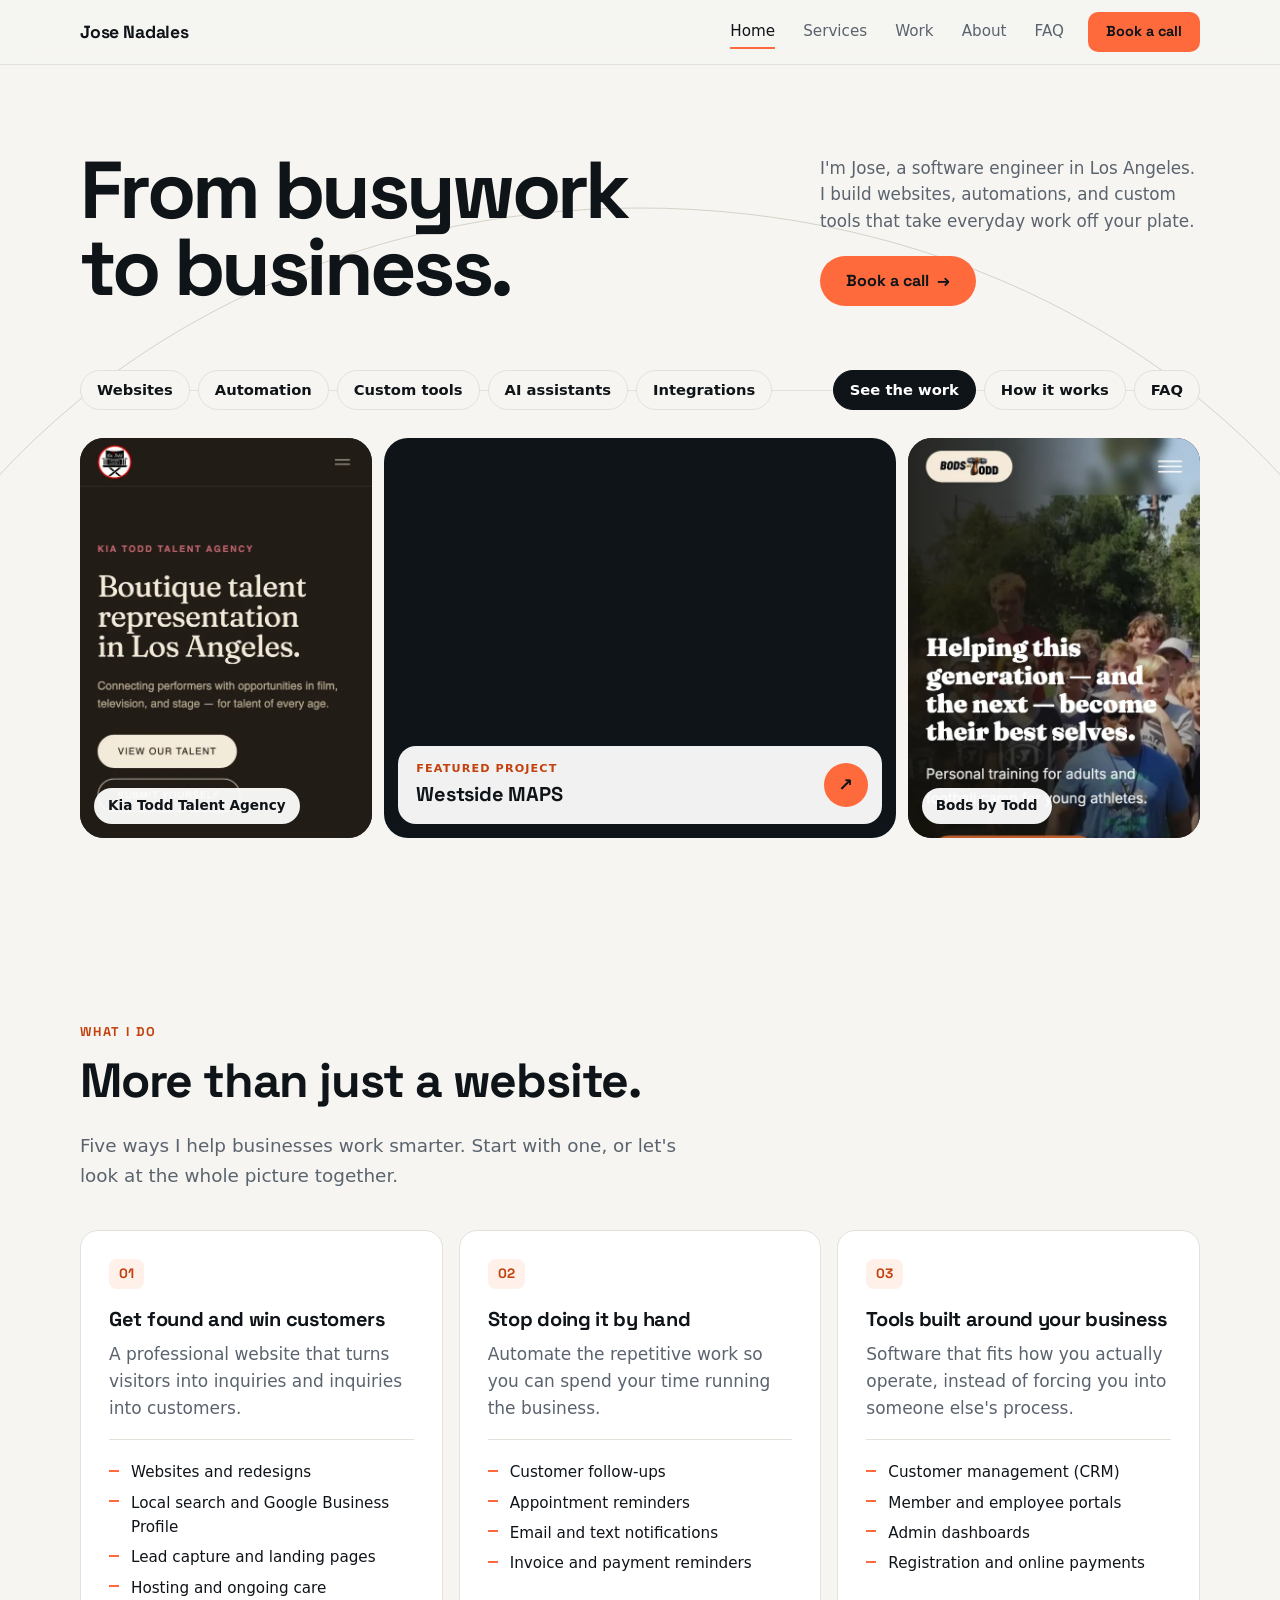
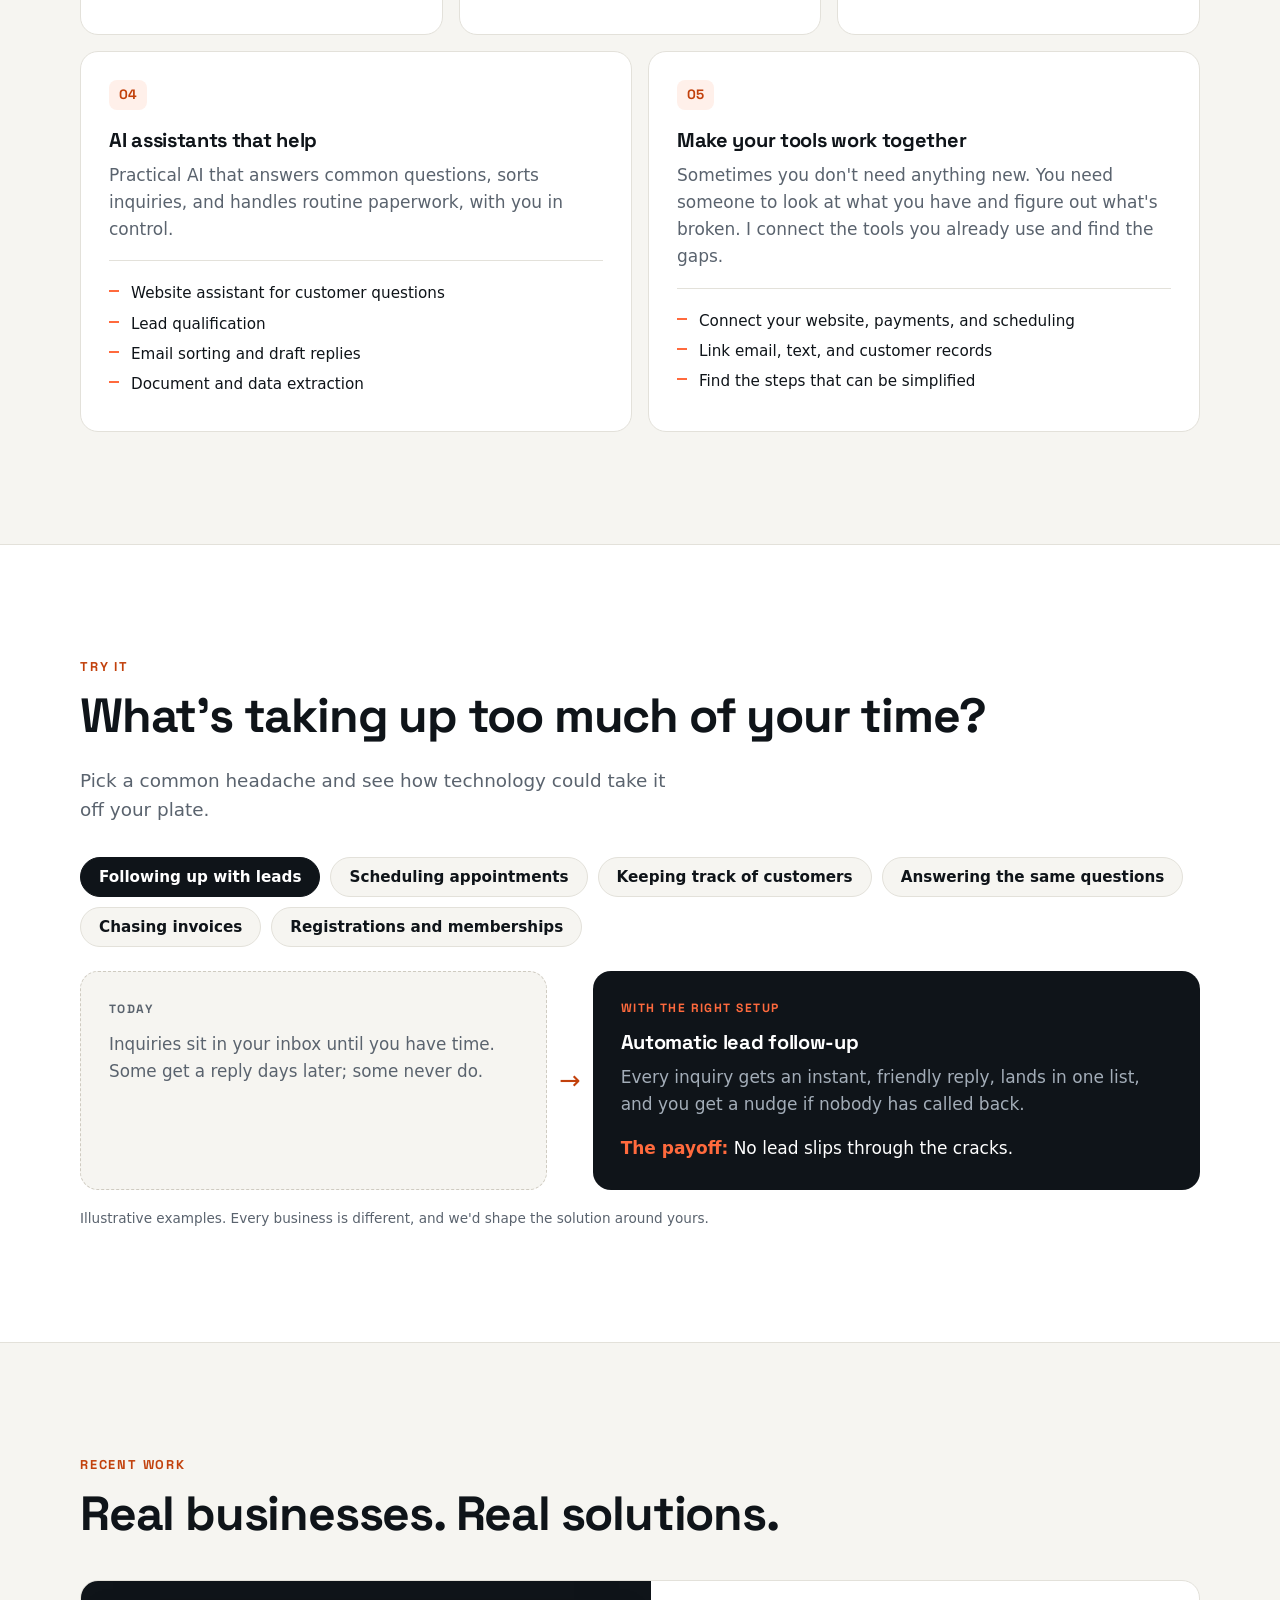
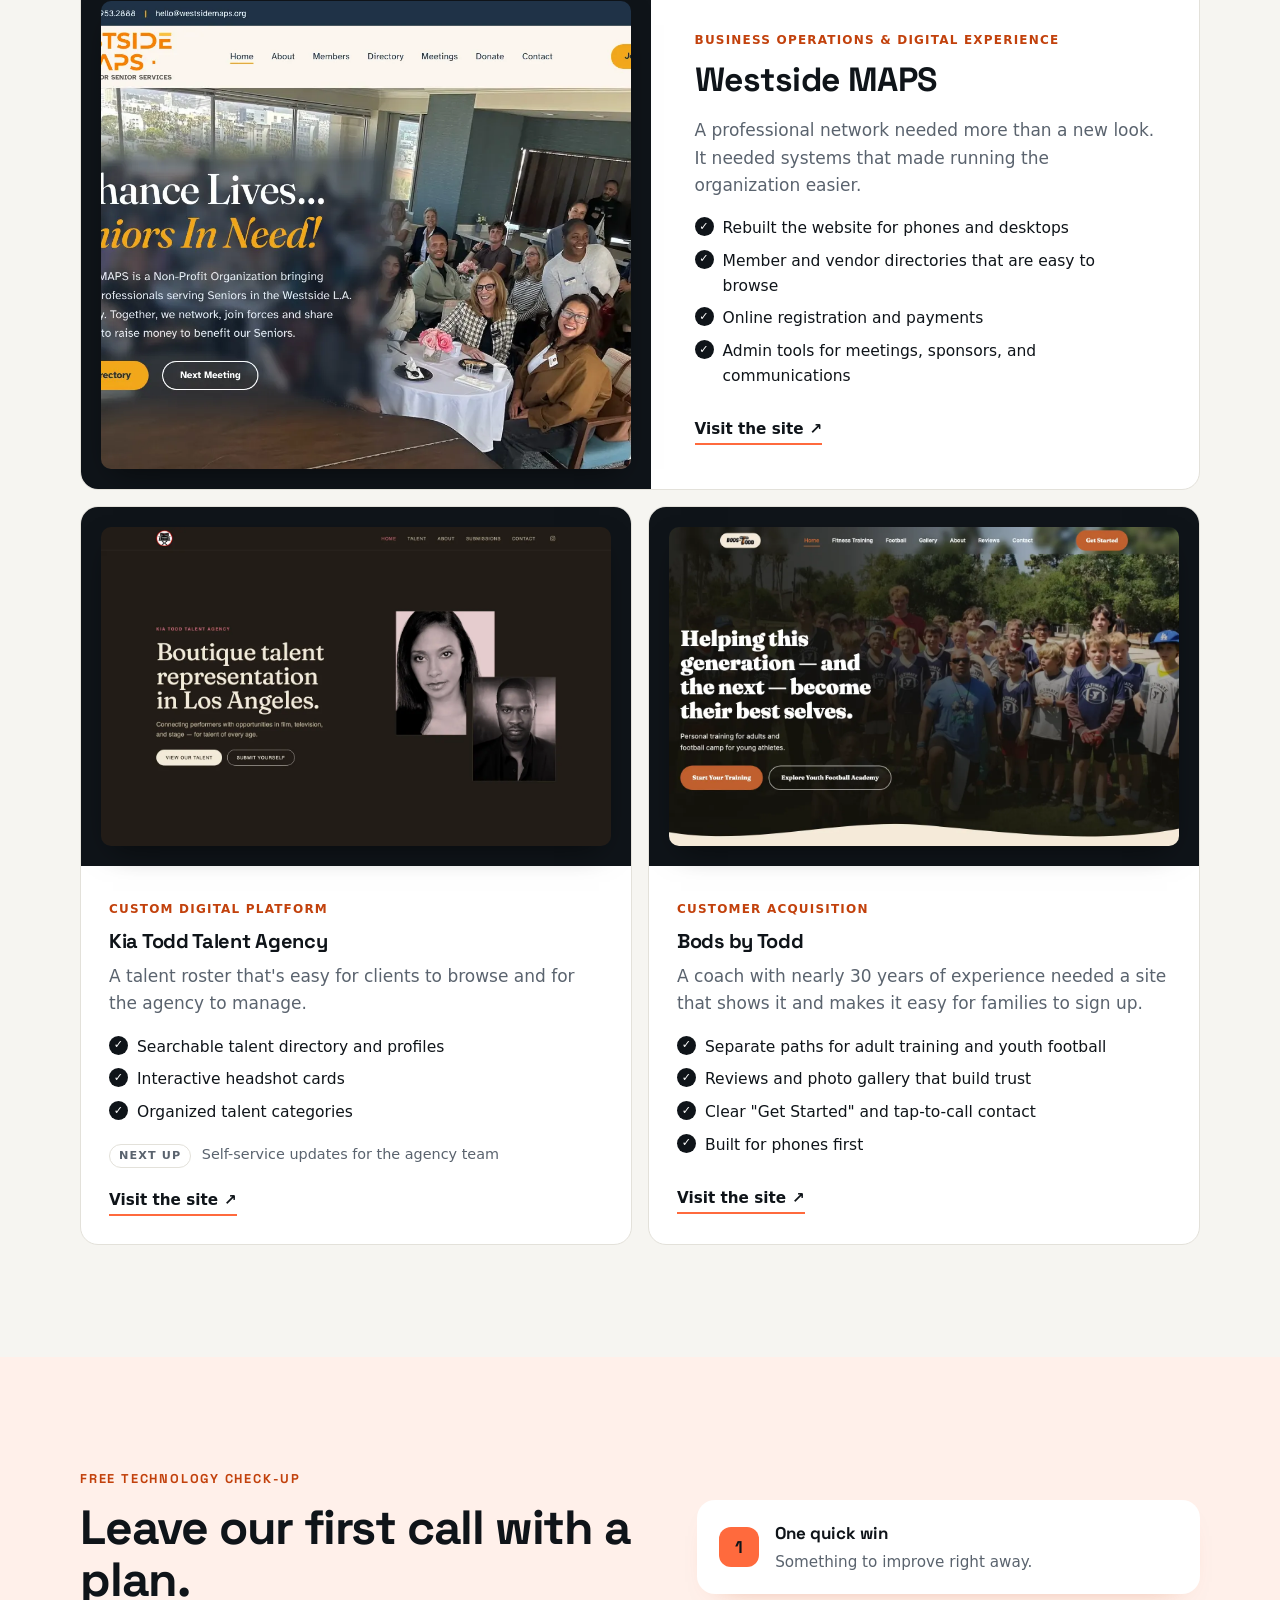
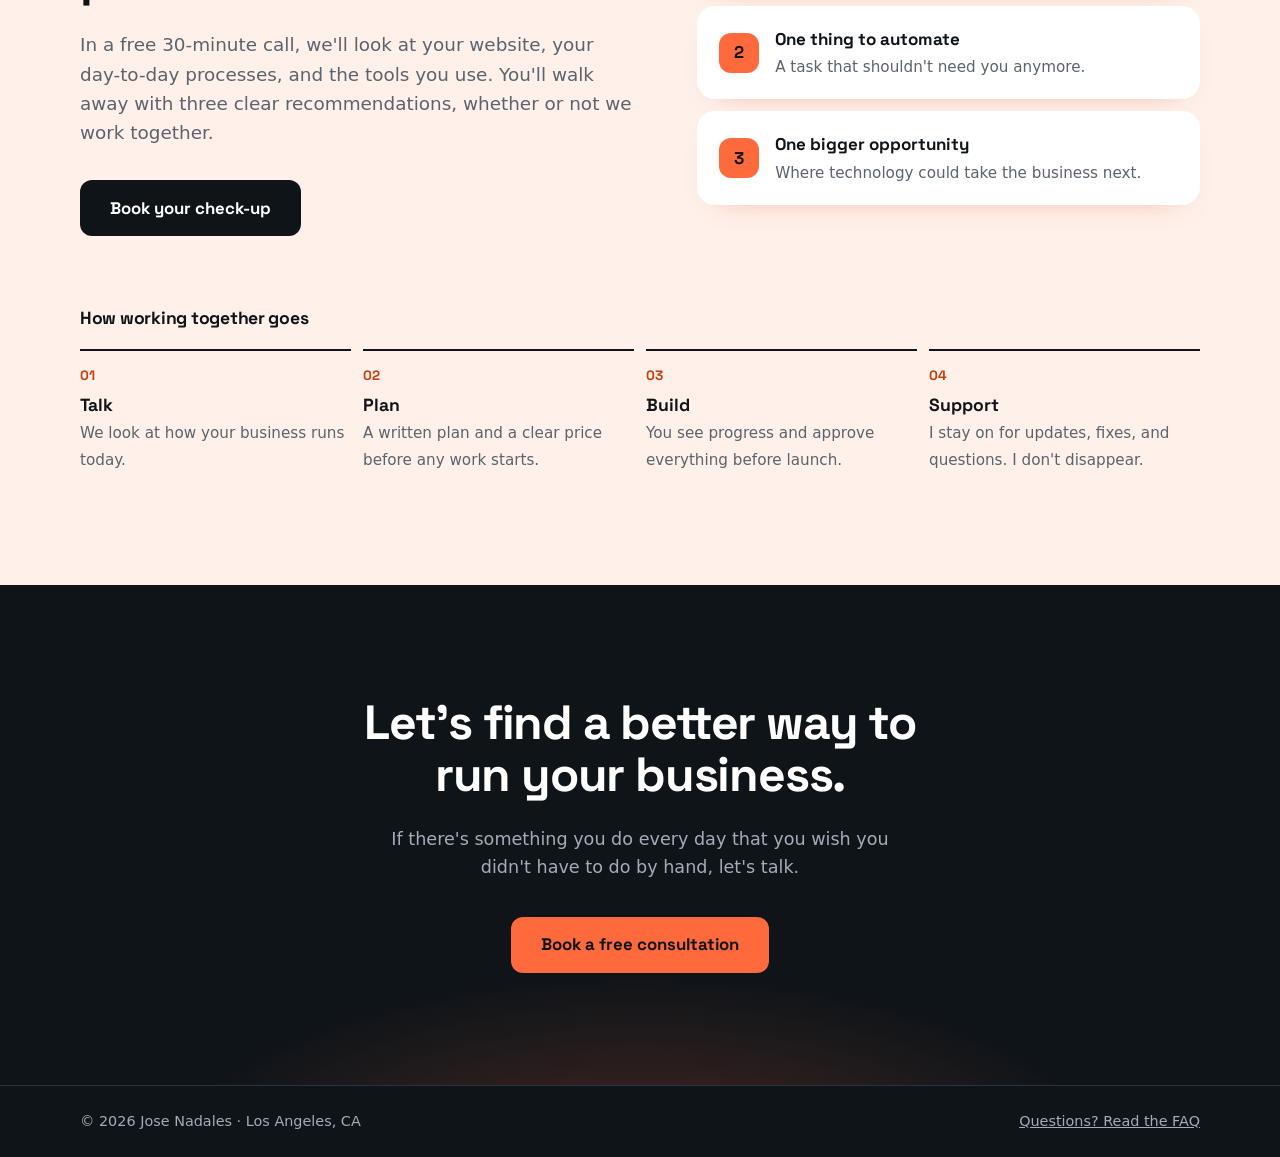
<file: index.html>
<!doctype html>
<html lang="en">
<head>
<meta charset="utf-8">
<meta name="viewport" content="width=device-width, initial-scale=1">
<title>Jose Nadales | Technology for Growing Businesses</title>
<meta name="description" content="I help businesses use technology to work smarter: websites, automation, custom software and AI tools. Based in Los Angeles. Book a free consultation.">
<meta property="og:title" content="Jose Nadales | Technology for Growing Businesses">
<meta property="og:description" content="Websites, automation, custom software and AI tools that help businesses work smarter and grow.">
<meta property="og:type" content="website">
<meta property="og:url" content="https://nadoodles.dev/">
<!-- TODO: add a 1200x630 preview image, then uncomment:
<meta property="og:image" content="https://nadoodles.dev/images/og.png">
-->
<meta name="theme-color" content="#0f1419">
<link rel="icon" href="data:image/svg+xml,%3Csvg xmlns='http://www.w3.org/2000/svg' viewBox='0 0 64 64'%3E%3Crect width='64' height='64' rx='14' fill='%230f1419'/%3E%3Ctext x='32' y='42' font-family='Arial,sans-serif' font-size='28' font-weight='700' fill='%23ff6a3d' text-anchor='middle'%3EJN%3C/text%3E%3C/svg%3E">
<link rel="preconnect" href="https://fonts.googleapis.com">
<link rel="preconnect" href="https://fonts.gstatic.com" crossorigin>
<link rel="preconnect" href="https://assets.calendly.com">
<link href="https://fonts.googleapis.com/css2?family=Space+Grotesk:wght@500;700&display=swap" rel="stylesheet">
<link rel="stylesheet" href="style.css?v=7">
<script src="script.js?v=7" defer></script>
</head>
<body>

<header class="site-header">
  <div class="wrap header-inner">
    <a class="brand" href="#top">Jose Nadales</a>
    <nav class="nav" aria-label="Main">
      <a href="index.html" aria-current="page">Home</a>
      <a href="#services">Services</a>
      <a href="#work">Work</a>
      <a href="about.html">About</a>
      <a href="faq.html">FAQ</a>
    </nav>
    <a class="btn btn-accent btn-sm" href="https://calendly.com/josenadales/chat-with-jose" data-calendly>Book a call</a>
  </div>
</header>

<main id="top">

  <!-- Hero -->
  <section class="hero">
    <svg class="hero-arc" viewBox="0 0 1200 600" preserveAspectRatio="none" aria-hidden="true"><path d="M-80 600 C 220 20, 980 20, 1280 600" fill="none" stroke="#d6d2c8" stroke-width="1" vector-effect="non-scaling-stroke"/></svg>
    <div class="wrap">
      <div class="hero-top">
        <h1><span>From busywork</span><span>to business.</span></h1>
        <div class="hero-side">
          <p>I'm Jose, a software engineer in Los Angeles. I build websites, automations, and custom tools that take everyday work off your plate.</p>
          <a class="btn btn-accent btn-pill" href="https://calendly.com/josenadales/chat-with-jose" data-calendly>Book a call <span aria-hidden="true">&rarr;</span></a>
        </div>
      </div>

      <div class="hero-pills">
        <nav class="pill-row" aria-label="Services">
          <a class="tag-pill" href="#svc-web">Websites</a>
          <a class="tag-pill" href="#svc-automation">Automation</a>
          <a class="tag-pill" href="#svc-tools">Custom tools</a>
          <a class="tag-pill" href="#svc-ai">AI assistants</a>
          <a class="tag-pill" href="#svc-integrations">Integrations</a>
        </nav>
        <div class="pill-row">
          <a class="tag-pill tag-pill-dark" href="#work">See the work</a>
          <a class="tag-pill" href="#assessment">How it works</a>
          <a class="tag-pill" href="faq.html">FAQ</a>
        </div>
      </div>

      <div class="hero-cards">
        <a class="hcard" href="#case-kia">
          <img src="images/kia-mobile.webp" alt="" width="600" height="1298" decoding="async">
          <span class="hcard-label">Kia Todd Talent Agency</span>
        </a>
        <a class="hcard hcard-main" href="#case-westside">
          <picture>
            <source media="(max-width:899px)" srcset="images/westside-mobile.webp">
            <img src="images/westside-desktop.webp" alt="" width="1440" height="835" decoding="async" fetchpriority="high">
          </picture>
          <span class="hcard-caption">
            <span><small>Featured project</small><strong>Westside MAPS</strong></span>
            <span class="hcard-arrow" aria-hidden="true">&#8599;</span>
          </span>
        </a>
        <a class="hcard" href="#case-bods">
          <img src="images/bods-mobile.webp" alt="" width="600" height="1298" decoding="async">
          <span class="hcard-label">Bods by Todd</span>
        </a>
      </div>
    </div>
  </section>

  <!-- Services -->
  <section id="services" class="services">
    <div class="wrap">
      <p class="eyebrow">What I do</p>
      <h2>More than just a website.</h2>
      <p class="lead lead-light">Five ways I help businesses work smarter. Start with one, or let's look at the whole picture together.</p>

      <div class="svc-grid">
        <article class="svc" id="svc-web">
          <span class="svc-num">01</span>
          <h3>Get found and win customers</h3>
          <p>A professional website that turns visitors into inquiries and inquiries into customers.</p>
          <ul>
            <li>Websites and redesigns</li>
            <li>Local search and Google Business Profile</li>
            <li>Lead capture and landing pages</li>
            <li>Hosting and ongoing care</li>
          </ul>
        </article>
        <article class="svc" id="svc-automation">
          <span class="svc-num">02</span>
          <h3>Stop doing it by hand</h3>
          <p>Automate the repetitive work so you can spend your time running the business.</p>
          <ul>
            <li>Customer follow-ups</li>
            <li>Appointment reminders</li>
            <li>Email and text notifications</li>
            <li>Invoice and payment reminders</li>
          </ul>
        </article>
        <article class="svc" id="svc-tools">
          <span class="svc-num">03</span>
          <h3>Tools built around your business</h3>
          <p>Software that fits how you actually operate, instead of forcing you into someone else's process.</p>
          <ul>
            <li>Customer management (CRM)</li>
            <li>Member and employee portals</li>
            <li>Admin dashboards</li>
            <li>Registration and online payments</li>
          </ul>
        </article>
        <article class="svc" id="svc-ai">
          <span class="svc-num">04</span>
          <h3>AI assistants that help</h3>
          <p>Practical AI that answers common questions, sorts inquiries, and handles routine paperwork, with you in control.</p>
          <ul>
            <li>Website assistant for customer questions</li>
            <li>Lead qualification</li>
            <li>Email sorting and draft replies</li>
            <li>Document and data extraction</li>
          </ul>
        </article>
        <article class="svc svc-wide" id="svc-integrations">
          <span class="svc-num">05</span>
          <h3>Make your tools work together</h3>
          <p>Sometimes you don't need anything new. You need someone to look at what you have and figure out what's broken. I connect the tools you already use and find the gaps.</p>
          <ul>
            <li>Connect your website, payments, and scheduling</li>
            <li>Link email, text, and customer records</li>
            <li>Find the steps that can be simplified</li>
          </ul>
        </article>
      </div>
    </div>
  </section>

  <!-- Interactive problem picker -->
  <section class="picker" id="picker">
    <div class="wrap">
      <p class="eyebrow">Try it</p>
      <h2>What's taking up too much of your time?</h2>
      <p class="lead lead-light">Pick a common headache and see how technology could take it off your plate.</p>

      <div class="chips" role="group" aria-label="Business problems">
        <button type="button" class="chip" data-problem="leads" aria-pressed="true">Following up with leads</button>
        <button type="button" class="chip" data-problem="scheduling" aria-pressed="false">Scheduling appointments</button>
        <button type="button" class="chip" data-problem="customers" aria-pressed="false">Keeping track of customers</button>
        <button type="button" class="chip" data-problem="questions" aria-pressed="false">Answering the same questions</button>
        <button type="button" class="chip" data-problem="invoices" aria-pressed="false">Chasing invoices</button>
        <button type="button" class="chip" data-problem="members" aria-pressed="false">Registrations and memberships</button>
      </div>

      <div class="solution" aria-live="polite">
        <div class="sol-col sol-before">
          <span class="sol-label">Today</span>
          <p id="sol-before">Inquiries sit in your inbox until you have time. Some get a reply days later; some never do.</p>
        </div>
        <div class="sol-arrow" aria-hidden="true">→</div>
        <div class="sol-col sol-after">
          <span class="sol-label">With the right setup</span>
          <h3 id="sol-title">Automatic lead follow-up</h3>
          <p id="sol-after">Every inquiry gets an instant, friendly reply, lands in one list, and you get a nudge if nobody has called back.</p>
          <p class="sol-benefit"><strong>The payoff:</strong> <span id="sol-benefit">No lead slips through the cracks.</span></p>
        </div>
      </div>
      <p class="fineprint">Illustrative examples. Every business is different, and we'd shape the solution around yours.</p>
    </div>
  </section>

  <!-- Work -->
  <section id="work" class="work">
    <div class="wrap">
      <p class="eyebrow">Recent work</p>
      <h2>Real businesses. Real solutions.</h2>

      <article class="case case-featured" id="case-westside">
        <div class="case-media">
          <img src="images/westside-desktop.webp" alt="Westside MAPS home page" width="1440" height="835" loading="lazy" decoding="async">
        </div>
        <div class="case-body">
          <span class="tag">Business operations &amp; digital experience</span>
          <h3>Westside MAPS</h3>
          <p>A professional network needed more than a new look. It needed systems that made running the organization easier.</p>
          <ul class="delivered">
            <li>Rebuilt the website for phones and desktops</li>
            <li>Member and vendor directories that are easy to browse</li>
            <li>Online registration and payments</li>
            <li>Admin tools for meetings, sponsors, and communications</li>
          </ul>
          <a class="visit" href="https://westsidemaps.pages.dev/" target="_blank" rel="noopener">Visit the site <span aria-hidden="true">&#8599;</span></a>
          <!-- Add a committee quote once you have one:
          <blockquote>"Quote goes here." <cite>Name, Westside MAPS</cite></blockquote>
          -->
        </div>
      </article>

      <div class="case-row">
        <article class="case" id="case-kia">
          <div class="case-media case-media-sm">
            <img src="images/kia-desktop.webp" alt="Kia Todd Talent Agency home page" width="1440" height="900" loading="lazy" decoding="async">
          </div>
          <div class="case-body">
            <span class="tag">Custom digital platform</span>
            <h3>Kia Todd Talent Agency</h3>
            <p>A talent roster that's easy for clients to browse and for the agency to manage.</p>
            <ul class="delivered">
              <li>Searchable talent directory and profiles</li>
              <li>Interactive headshot cards</li>
              <li>Organized talent categories</li>
            </ul>
            <p class="planned"><span>Next up</span> Self-service updates for the agency team</p>
            <a class="visit" href="https://nadoodles.github.io/kiatoddtalentagency/index.html" target="_blank" rel="noopener">Visit the site <span aria-hidden="true">&#8599;</span></a>
          </div>
        </article>

        <article class="case" id="case-bods">
          <div class="case-media case-media-sm">
            <img src="images/bods-desktop.webp" alt="Bods by Todd home page" width="1440" height="900" loading="lazy" decoding="async">
          </div>
          <div class="case-body">
            <span class="tag">Customer acquisition</span>
            <h3>Bods by Todd</h3>
            <p>A coach with nearly 30 years of experience needed a site that shows it and makes it easy for families to sign up.</p>
            <ul class="delivered">
              <li>Separate paths for adult training and youth football</li>
              <li>Reviews and photo gallery that build trust</li>
              <li>Clear "Get Started" and tap-to-call contact</li>
              <li>Built for phones first</li>
            </ul>
            <a class="visit" href="https://coachbodsbytodd.com/" target="_blank" rel="noopener">Visit the site <span aria-hidden="true">&#8599;</span></a>
          </div>
        </article>
      </div>
    </div>
  </section>

  <!-- Free assessment + process -->
  <section class="assess" id="assessment">
    <div class="wrap assess-grid">
      <div>
        <p class="eyebrow">Free technology check-up</p>
        <h2>Leave our first call with a plan.</h2>
        <p class="lead lead-light">In a free 30-minute call, we'll look at your website, your day-to-day processes, and the tools you use. You'll walk away with three clear recommendations, whether or not we work together.</p>
        <a class="btn btn-dark btn-lg" href="https://calendly.com/josenadales/chat-with-jose" data-calendly>Book your check-up</a>
      </div>
      <ol class="recs">
        <li><strong>One quick win</strong><span>Something to improve right away.</span></li>
        <li><strong>One thing to automate</strong><span>A task that shouldn't need you anymore.</span></li>
        <li><strong>One bigger opportunity</strong><span>Where technology could take the business next.</span></li>
      </ol>
    </div>

    <div class="wrap">
      <h3 class="steps-title">How working together goes</h3>
      <ol class="steps">
        <li><strong>Talk</strong><span>We look at how your business runs today.</span></li>
        <li><strong>Plan</strong><span>A written plan and a clear price before any work starts.</span></li>
        <li><strong>Build</strong><span>You see progress and approve everything before launch.</span></li>
        <li><strong>Support</strong><span>I stay on for updates, fixes, and questions. I don't disappear.</span></li>
      </ol>
    </div>
  </section>


  <!-- Final CTA -->
  <section class="cta" id="book">
    <div class="wrap">
      <h2>Let's find a better way to run your business.</h2>
      <p>If there's something you do every day that you wish you didn't have to do by hand, let's talk.</p>
      <a class="btn btn-accent btn-lg" href="https://calendly.com/josenadales/chat-with-jose" data-calendly>Book a free consultation</a>
    </div>
  </section>

</main>

<footer class="site-footer">
  <div class="wrap footer-inner">
    <span>© 2026 Jose Nadales · Los Angeles, CA</span>
    <a href="faq.html">Questions? Read the FAQ</a>
    <!-- Add your engineering portfolio link for recruiters:
    <a href="https://github.com/your-username">Engineering work</a>
    -->
  </div>
</footer>

</body>
</html>
</file>
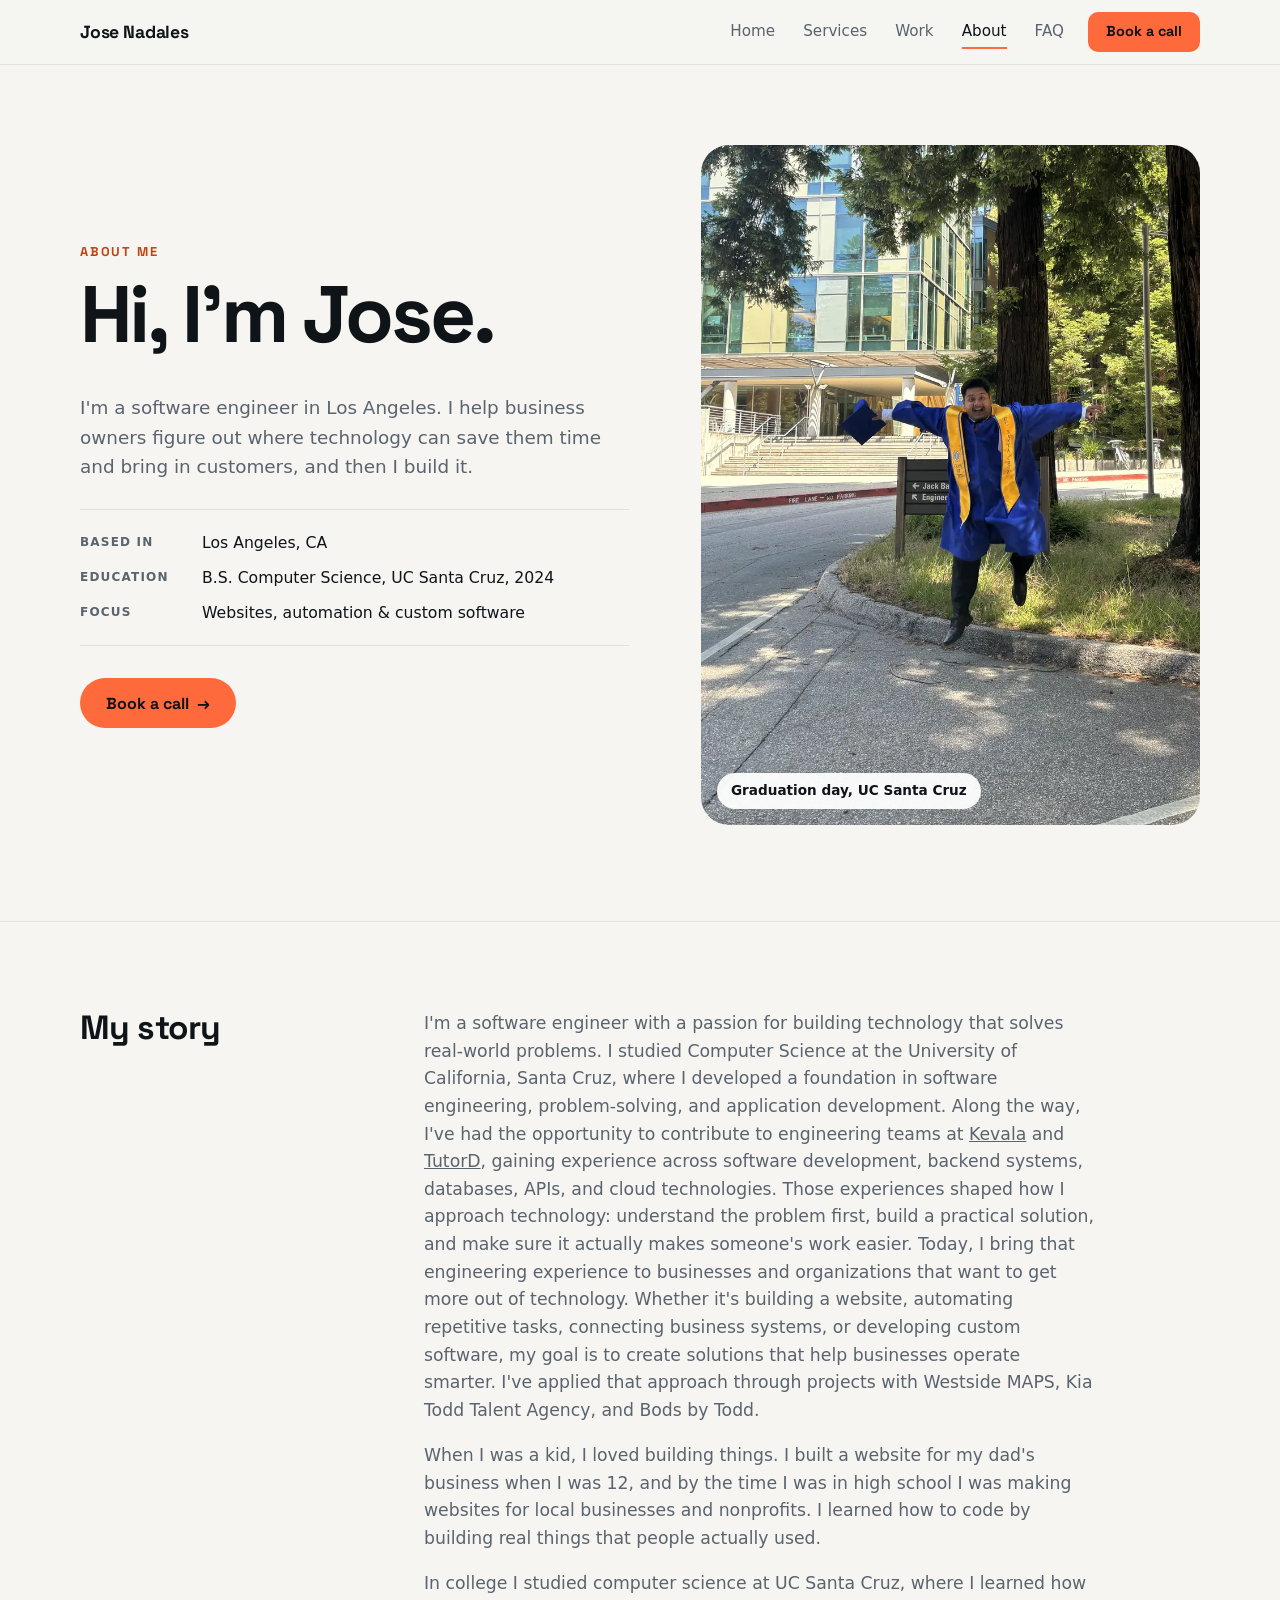
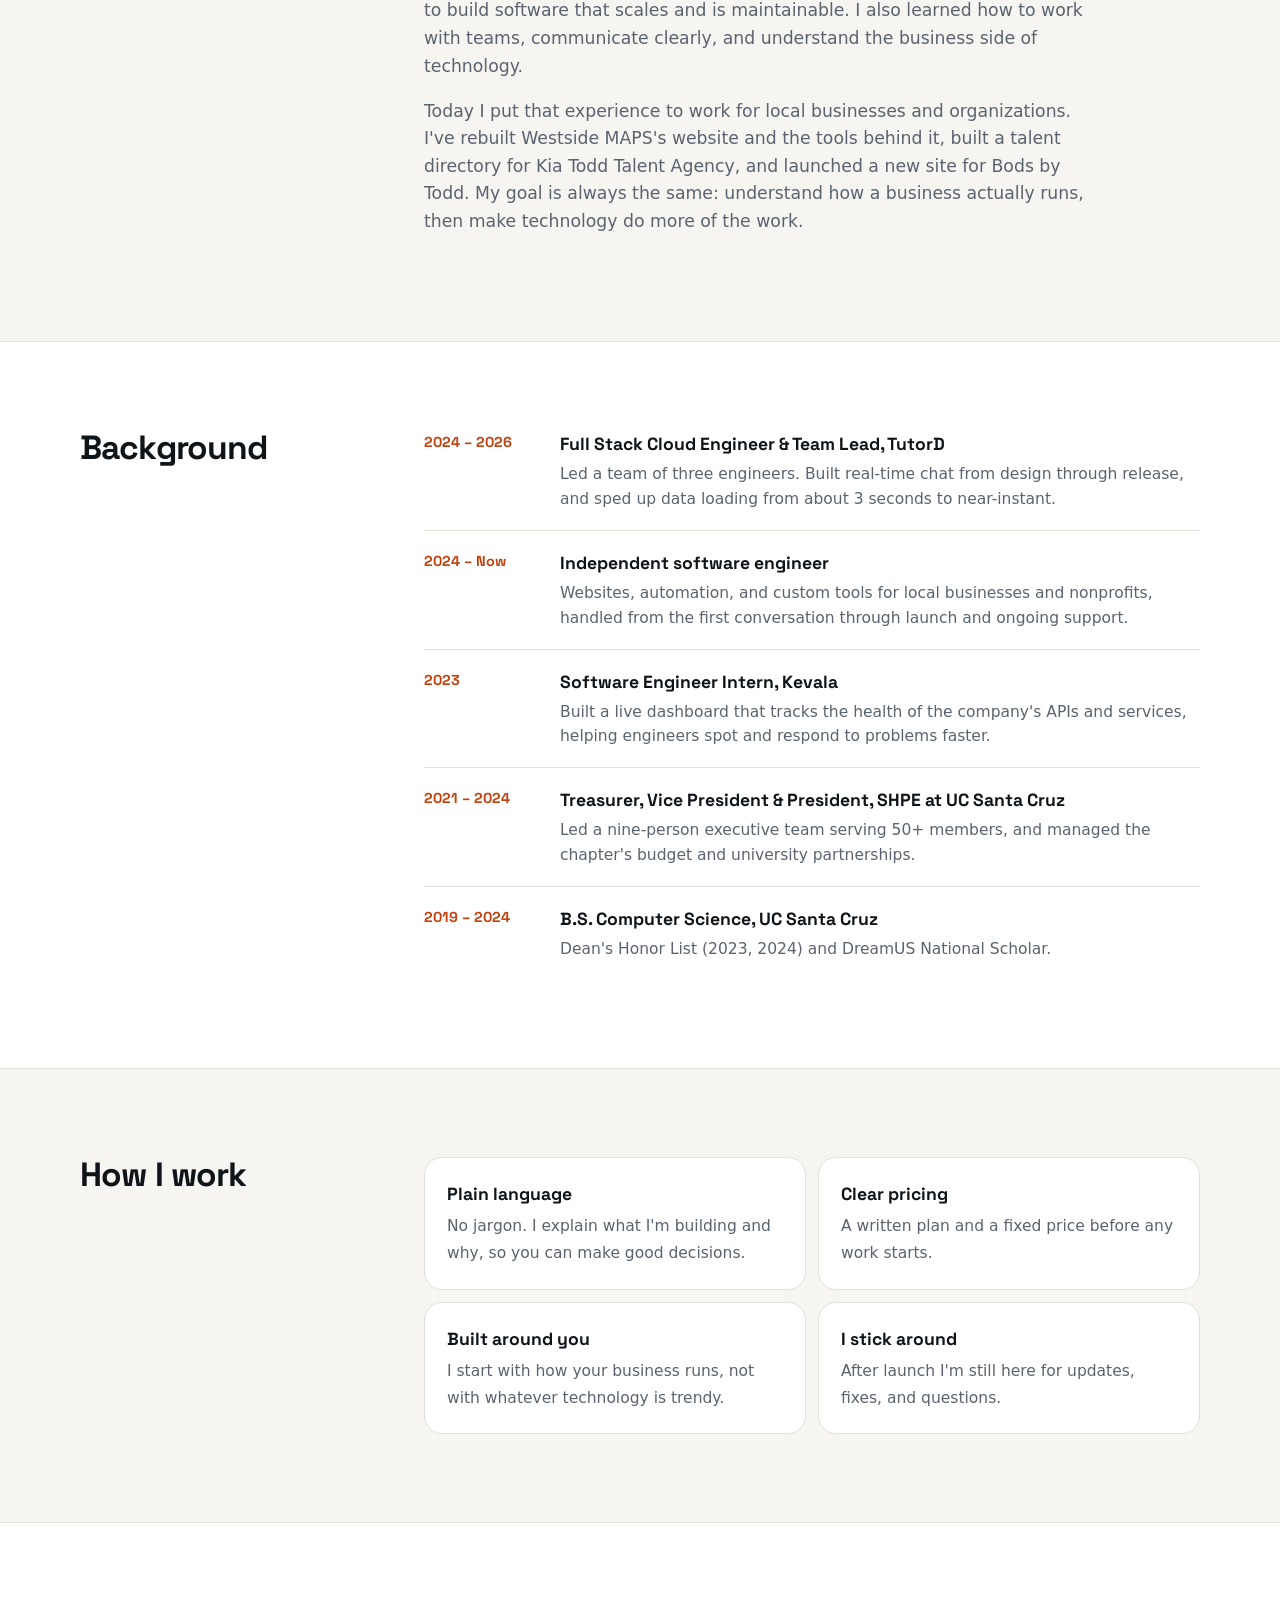
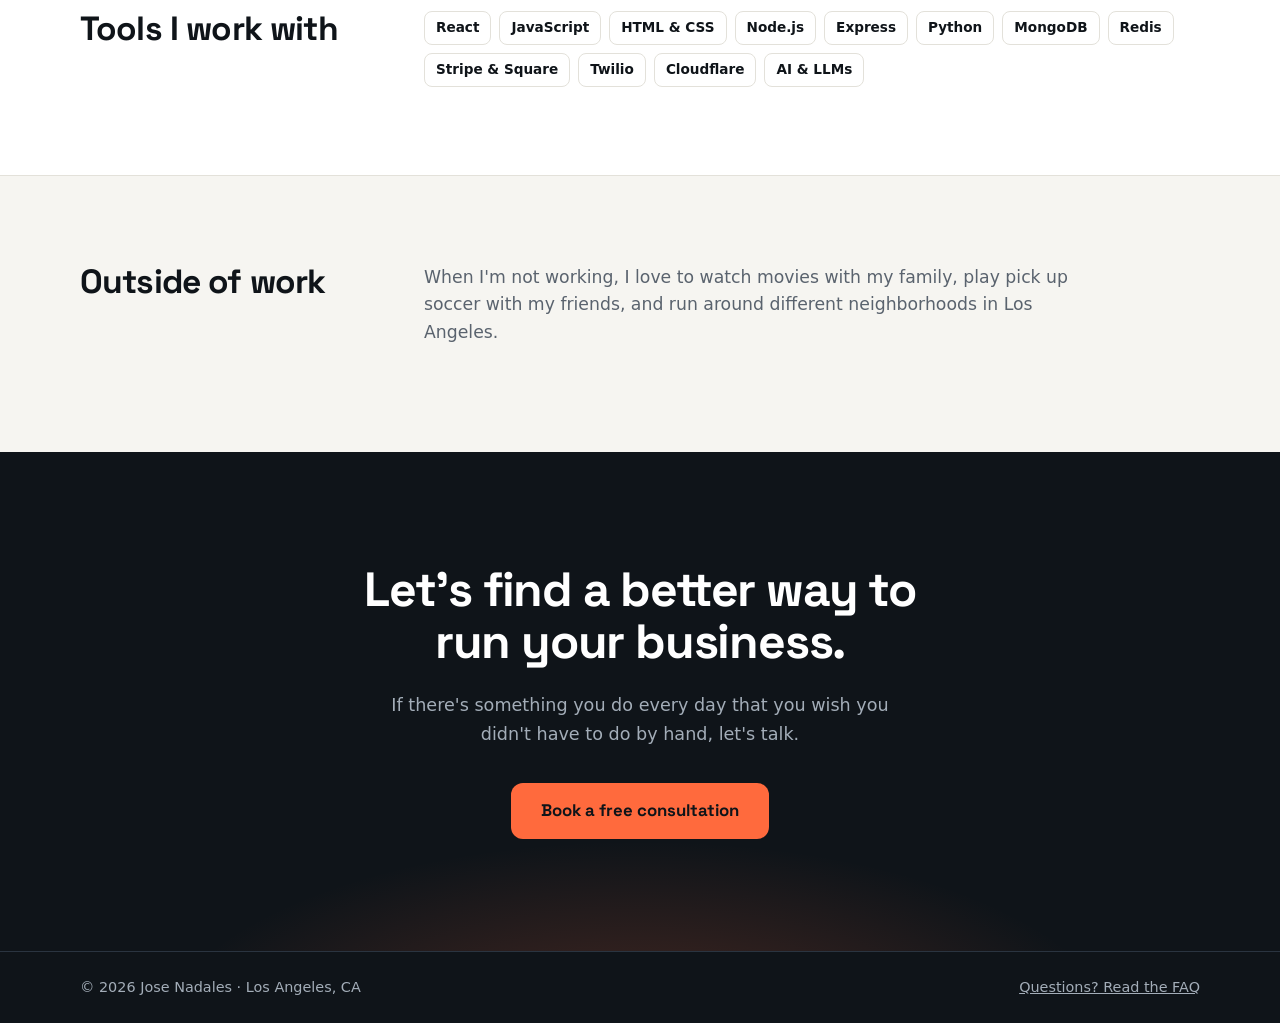
<file: about.html>
<!doctype html>
<html lang="en">
<head>
<meta charset="utf-8">
<meta name="viewport" content="width=device-width, initial-scale=1">
<title>About Jose Nadales | Software Engineer in Los Angeles</title>
<meta name="description" content="Jose Nadales is a software engineer in Los Angeles who helps businesses use websites, automation, and custom tools to work smarter and grow.">
<meta property="og:title" content="About Jose Nadales">
<meta property="og:description" content="A software engineer in Los Angeles who helps businesses work smarter with technology.">
<meta property="og:type" content="profile">
<meta property="og:url" content="https://nadoodles.dev/about.html">
<meta name="theme-color" content="#0f1419">
<link rel="icon" href="data:image/svg+xml,%3Csvg xmlns='http://www.w3.org/2000/svg' viewBox='0 0 64 64'%3E%3Crect width='64' height='64' rx='14' fill='%230f1419'/%3E%3Ctext x='32' y='42' font-family='Arial,sans-serif' font-size='28' font-weight='700' fill='%23ff6a3d' text-anchor='middle'%3EJN%3C/text%3E%3C/svg%3E">
<link rel="preconnect" href="https://fonts.googleapis.com">
<link rel="preconnect" href="https://fonts.gstatic.com" crossorigin>
<link rel="preconnect" href="https://assets.calendly.com">
<link href="https://fonts.googleapis.com/css2?family=Space+Grotesk:wght@500;700&display=swap" rel="stylesheet">
<link rel="stylesheet" href="style.css?v=7">
<script src="script.js?v=7" defer></script>
</head>
<body>

<header class="site-header">
  <div class="wrap header-inner">
    <a class="brand" href="index.html">Jose Nadales</a>
    <nav class="nav" aria-label="Main">
      <a href="index.html">Home</a>
      <a href="index.html#services">Services</a>
      <a href="index.html#work">Work</a>
      <a href="about.html" aria-current="page">About</a>
      <a href="faq.html">FAQ</a>
    </nav>
    <a class="btn btn-accent btn-sm" href="https://calendly.com/josenadales/chat-with-jose" data-calendly>Book a call</a>
  </div>
</header>

<main>
  <!--
    HOW TO EDIT THIS PAGE
    Anything in a dashed orange box (class="todo") is a placeholder for you to fill in.
    Replace the text, then delete the class="todo" part so it shows as normal text.
  -->

  <!-- Intro -->
  <section class="about-hero">
    <div class="wrap about-hero-grid">
      <div class="about-hero-copy">
        <p class="eyebrow">About me</p>
        <h1>Hi, I'm Jose.</h1>
        <p class="lead lead-light">I'm a software engineer in Los Angeles. I help business owners figure out where technology can save them time and bring in customers, and then I build it.</p>
        <ul class="facts">
          <li><span>Based in</span>Los Angeles, CA</li>
          <li><span>Education</span><span>B.S. Computer Science, UC Santa Cruz, 2024</span></li>
          <li><span>Focus</span>Websites, automation &amp; custom software</li>
        </ul>
        <a class="btn btn-accent btn-pill" href="https://calendly.com/josenadales/chat-with-jose" data-calendly>Book a call <span aria-hidden="true">&rarr;</span></a>
      </div>
      <figure class="about-photo">
        <img src="images/jose-about.webp" alt="Jose jumping for joy in his graduation gown among the redwoods at UC Santa Cruz" width="900" height="1200" decoding="async" fetchpriority="high">
        <figcaption>Graduation day, UC Santa Cruz</figcaption>
      </figure>
    </div>
  </section>

  <!-- Story -->
  <section class="about-section">
    <div class="wrap about-cols">
      <h2>My story</h2>
      <div class="prose">
        <p>

I'm a software engineer with a passion for building technology that solves real-world problems.

I studied Computer Science at the University of California, Santa Cruz, where I developed a foundation in software engineering, problem-solving, and application development.

Along the way, I've had the opportunity to contribute to engineering teams at <a href="https://www.kevala.com/">Kevala</a> and <a href="https://tutord.io/">TutorD</a>, gaining experience across software development, backend systems, databases, APIs, and cloud technologies.

Those experiences shaped how I approach technology: understand the problem first, build a practical solution, and make sure it actually makes someone's work easier.

Today, I bring that engineering experience to businesses and organizations that want to get more out of technology. Whether it's building a website, automating repetitive tasks, connecting business systems, or developing custom software, my goal is to create solutions that help businesses operate smarter.

I've applied that approach through projects with Westside MAPS, Kia Todd Talent Agency, and Bods by Todd. </p>

        <p>When I was a kid, I loved building things. I built a website for my dad's business when I was 12, and by the time I was in high school I was making websites for local businesses and nonprofits. I learned how to code by building real things that people actually used.</p>
        <p>In college I studied computer science at UC Santa Cruz, where I learned how to build software that scales and is maintainable. I also learned how to work with teams, communicate clearly, and understand the business side of technology.</p>
        <p>Today I put that experience to work for local businesses and organizations. I've rebuilt Westside MAPS's website and the tools behind it, built a talent directory for Kia Todd Talent Agency, and launched a new site for Bods by Todd. My goal is always the same: understand how a business actually runs, then make technology do more of the work.</p>
      </div>
    </div>
  </section>

  <!-- Background -->
  <section class="about-section about-section-alt">
    <div class="wrap about-cols">
      <h2>Background</h2>
      <ol class="timeline">
        <li>
          <span class="tl-when">2024 &ndash; 2026</span>
          <div><strong>Full Stack Cloud Engineer &amp; Team Lead, TutorD</strong><p>Led a team of three engineers. Built real-time chat from design through release, and sped up data loading from about 3 seconds to near-instant.</p></div>
        </li>
        <li>
          <span class="tl-when">2024 &ndash; Now</span>
          <div><strong>Independent software engineer</strong><p>Websites, automation, and custom tools for local businesses and nonprofits, handled from the first conversation through launch and ongoing support.</p></div>
        </li>
        <li>
          <span class="tl-when">2023</span>
          <div><strong>Software Engineer Intern, Kevala</strong><p>Built a live dashboard that tracks the health of the company's APIs and services, helping engineers spot and respond to problems faster.</p></div>
        </li>
        <li>
          <span class="tl-when">2021 &ndash; 2024</span>
          <div><strong>Treasurer, Vice President &amp; President, SHPE at UC Santa Cruz</strong><p>Led a nine-person executive team serving 50+ members, and managed the chapter's budget and university partnerships.</p></div>
        </li>
        <li>
          <span class="tl-when">2019 &ndash; 2024</span>
          <div><strong>B.S. Computer Science, UC Santa Cruz</strong><p>Dean's Honor List (2023, 2024) and DreamUS National Scholar.</p></div>
        </li>
      </ol>
    </div>
  </section>

  <!-- How I work -->
  <section class="about-section">
    <div class="wrap about-cols">
      <h2>How I work</h2>
      <ul class="values">
        <li><strong>Plain language</strong><span>No jargon. I explain what I'm building and why, so you can make good decisions.</span></li>
        <li><strong>Clear pricing</strong><span>A written plan and a fixed price before any work starts.</span></li>
        <li><strong>Built around you</strong><span>I start with how your business runs, not with whatever technology is trendy.</span></li>
        <li><strong>I stick around</strong><span>After launch I'm still here for updates, fixes, and questions.</span></li>
      </ul>
    </div>
  </section>

  <!-- Tools -->
  <section class="about-section about-section-alt">
    <div class="wrap about-cols">
      <h2>Tools I work with</h2>
      <div class="stack">
        <ul>
          <li>React</li><li>JavaScript</li><li>HTML &amp; CSS</li><li>Node.js</li><li>Express</li><li>Python</li><li>MongoDB</li><li>Redis</li><li>Stripe &amp; Square</li><li>Twilio</li><li>Cloudflare</li><li>AI &amp; LLMs</li>
        </ul>
      </div>
    </div>
  </section>

  <!-- Outside of work -->
  <section class="about-section">
    <div class="wrap about-cols">
      <h2>Outside of work</h2>
      <div class="prose">
        <p>When I'm not working, I love to watch movies with my family, play pick up soccer with my friends, and run around different neighborhoods in Los Angeles.</p>
      </div>
    </div>
  </section>

  <section class="cta">
    <div class="wrap">
      <h2>Let's find a better way to run your business.</h2>
      <p>If there's something you do every day that you wish you didn't have to do by hand, let's talk.</p>
      <a class="btn btn-accent btn-lg" href="https://calendly.com/josenadales/chat-with-jose" data-calendly>Book a free consultation</a>
    </div>
  </section>
</main>

<footer class="site-footer">
  <div class="wrap footer-inner">
    <span>© 2026 Jose Nadales · Los Angeles, CA</span>
    <a href="faq.html">Questions? Read the FAQ</a>
  </div>
</footer>

</body>
</html>
</file>
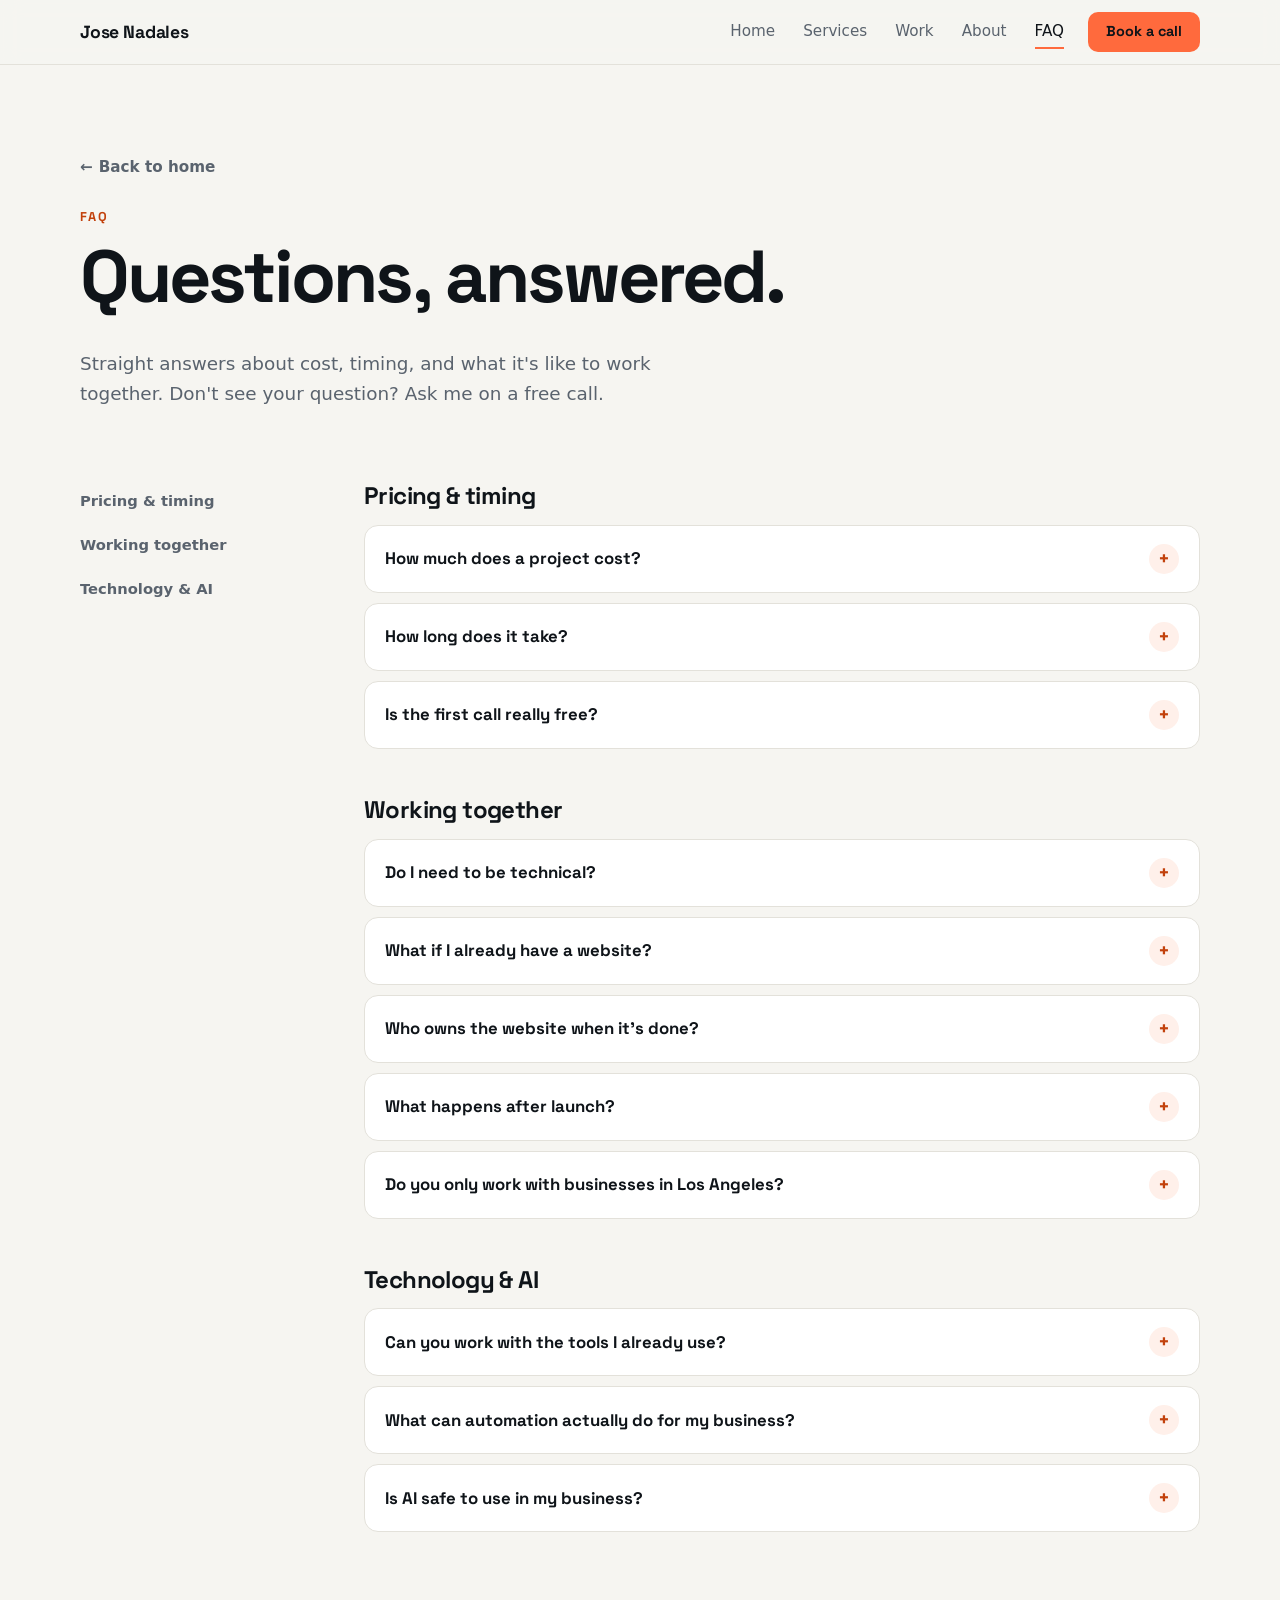
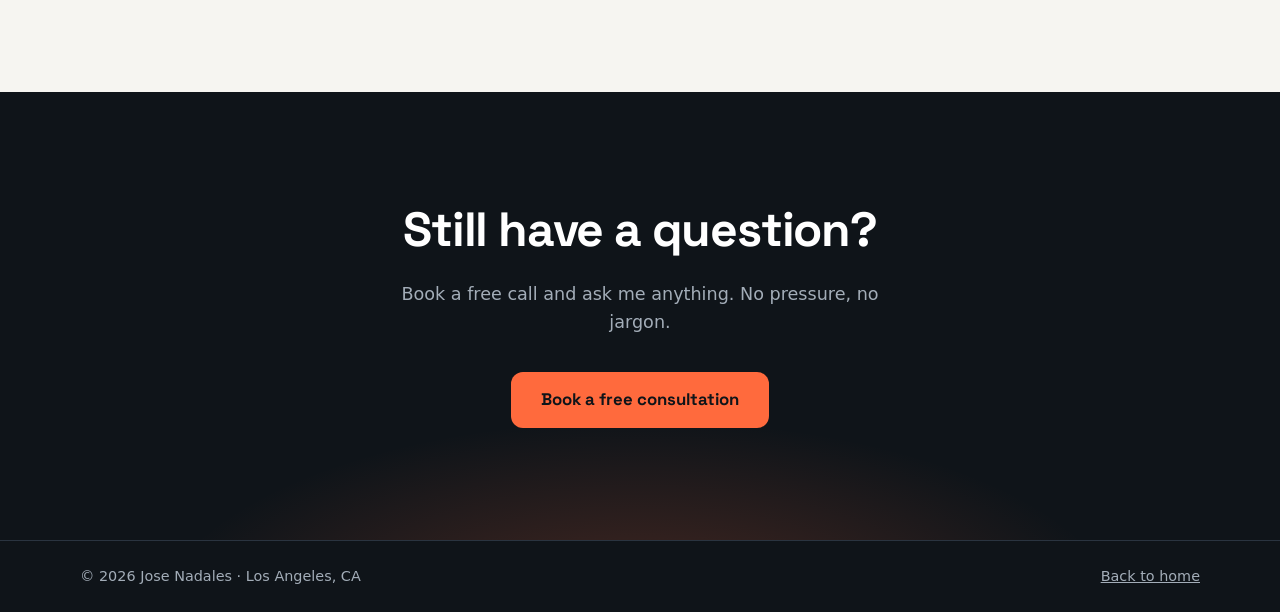
<file: faq.html>
<!doctype html>
<html lang="en">
<head>
<meta charset="utf-8">
<meta name="viewport" content="width=device-width, initial-scale=1">
<title>FAQ | Jose Nadales</title>
<meta name="description" content="Answers to common questions about pricing, timelines, ownership, and working with Jose Nadales on websites, automation, and custom software.">
<meta property="og:title" content="FAQ | Jose Nadales">
<meta property="og:description" content="Answers to common questions about working with Jose Nadales.">
<meta property="og:type" content="website">
<meta property="og:url" content="https://nadoodles.dev/faq.html">
<meta name="theme-color" content="#0f1419">
<link rel="icon" href="data:image/svg+xml,%3Csvg xmlns='http://www.w3.org/2000/svg' viewBox='0 0 64 64'%3E%3Crect width='64' height='64' rx='14' fill='%230f1419'/%3E%3Ctext x='32' y='42' font-family='Arial,sans-serif' font-size='28' font-weight='700' fill='%23ff6a3d' text-anchor='middle'%3EJN%3C/text%3E%3C/svg%3E">
<link rel="preconnect" href="https://fonts.googleapis.com">
<link rel="preconnect" href="https://fonts.gstatic.com" crossorigin>
<link rel="preconnect" href="https://assets.calendly.com">
<link href="https://fonts.googleapis.com/css2?family=Space+Grotesk:wght@500;700&display=swap" rel="stylesheet">
<link rel="stylesheet" href="style.css?v=7">
<script src="script.js?v=7" defer></script>
</head>
<body>

<header class="site-header">
  <div class="wrap header-inner">
    <a class="brand" href="index.html">Jose Nadales</a>
    <nav class="nav" aria-label="Main">
      <a href="index.html">Home</a>
      <a href="index.html#services">Services</a>
      <a href="index.html#work">Work</a>
      <a href="about.html">About</a>
      <a href="faq.html" aria-current="page">FAQ</a>
    </nav>
    <a class="btn btn-accent btn-sm" href="https://calendly.com/josenadales/chat-with-jose" data-calendly>Book a call</a>
  </div>
</header>

<main>
  <section class="faq-hero">
    <div class="wrap">
      <a class="back" href="index.html"><span aria-hidden="true">&larr;</span> Back to home</a>
      <p class="eyebrow">FAQ</p>
      <h1>Questions, answered.</h1>
      <p class="lead lead-light">Straight answers about cost, timing, and what it's like to work together. Don't see your question? Ask me on a free call.</p>
    </div>
  </section>

  <section class="faq-body">
    <div class="wrap faq-grid">
      <nav class="faq-toc" aria-label="FAQ topics">
        <a href="#pricing">Pricing &amp; timing</a>
        <a href="#working">Working together</a>
        <a href="#tech">Technology &amp; AI</a>
      </nav>

      <div class="faq-groups">
        <div class="faq-group" id="pricing">
          <h2>Pricing &amp; timing</h2>
          <details>
            <summary>How much does a project cost?</summary>
            <!-- Optional: add a "Most websites start at $X" line here once you settle on a number. -->
            <p>It depends on what you need. A website redesign is a very different project from a custom member portal. After our first call, you'll get a written plan with a clear, fixed price before any work starts. No hourly surprises.</p>
          </details>
          <details>
            <summary>How long does it take?</summary>
            <p>You'll get a timeline along with your plan, based on the scope we agree on. While I'm building, you'll see progress along the way, so you always know where things stand.</p>
          </details>
          <details>
            <summary>Is the first call really free?</summary>
            <p>Yes. It's 30 minutes. We'll look at your website, your day-to-day processes, and the tools you use. You'll leave with three recommendations: one quick win, one thing to automate, and one bigger opportunity, whether or not we work together.</p>
          </details>
        </div>

        <div class="faq-group" id="working">
          <h2>Working together</h2>
          <details>
            <summary>Do I need to be technical?</summary>
            <p>Not at all. Tell me how your business works and what's frustrating you, and I'll handle the technology. I explain things in plain language and you approve everything before it goes live.</p>
          </details>
          <details>
            <summary>What if I already have a website?</summary>
            <p>That's a great starting point. We can keep what's working, fix what isn't, and add what's missing. If it makes more sense to rebuild, I'll move your content over and handle the switch so nothing breaks.</p>
          </details>
          <details>
            <summary>Who owns the website when it's done?</summary>
            <p>You do. Your domain, your content, and your accounts stay in your name, so you're never locked in.</p>
          </details>
          <details>
            <summary>What happens after launch?</summary>
            <p>I don't disappear. I offer ongoing care for updates, content changes, security, and quick fixes. If something comes up, you know exactly who to call.</p>
          </details>
          <details>
            <summary>Do you only work with businesses in Los Angeles?</summary>
            <p>I'm based in LA and happy to meet in person locally, but I can work with businesses anywhere over video calls.</p>
          </details>
        </div>

        <div class="faq-group" id="tech">
          <h2>Technology &amp; AI</h2>
          <details>
            <summary>Can you work with the tools I already use?</summary>
            <p>Usually, yes. Often the best answer isn't new software. It's connecting what you already have, like your website, payments, scheduling, email, and customer records, so information flows on its own.</p>
          </details>
          <details>
            <summary>What can automation actually do for my business?</summary>
            <p>It takes over the repetitive tasks: replying to new inquiries, sending appointment and payment reminders, onboarding new customers, and putting together reports. You get the time back for the work only you can do.</p>
          </details>
          <details>
            <summary>Is AI safe to use in my business?</summary>
            <p>When it's set up carefully, yes. I build AI tools that handle routine work, like answering common questions or sorting inquiries, with clear limits. Anything sensitive or important still comes to you for approval.</p>
          </details>
        </div>
      </div>
    </div>
  </section>

  <section class="cta">
    <div class="wrap">
      <h2>Still have a question?</h2>
      <p>Book a free call and ask me anything. No pressure, no jargon.</p>
      <a class="btn btn-accent btn-lg" href="https://calendly.com/josenadales/chat-with-jose" data-calendly>Book a free consultation</a>
    </div>
  </section>
</main>

<footer class="site-footer">
  <div class="wrap footer-inner">
    <span>© 2026 Jose Nadales · Los Angeles, CA</span>
    <a href="index.html">Back to home</a>
  </div>
</footer>

</body>
</html>
</file>
<file: style.css>
/* ===== Tokens ===== */
:root{
  --bg:#f6f5f1;
  --surface:#ffffff;
  --ink:#0f1419;
  --muted:#5a636e;
  --line:#e3e1da;
  --dark:#0f1419;
  --dark-2:#18212b;
  --dark-line:#2a3440;
  --dark-muted:#a3adb8;
  --accent:#ff6a3d;
  --accent-hover:#ff825c;
  --accent-text:#c2410c;   /* accent for text on light backgrounds */
  --accent-soft:#fff0ea;
  --display:"Space Grotesk",system-ui,-apple-system,"Segoe UI",Roboto,sans-serif;
  --sans:system-ui,-apple-system,"Segoe UI",Roboto,"Helvetica Neue",Arial,sans-serif;
  --radius:18px;
}

/* ===== Base ===== */
*,*::before,*::after{box-sizing:border-box}
html{scroll-behavior:smooth;-webkit-text-size-adjust:100%}
@media (prefers-reduced-motion:reduce){html{scroll-behavior:auto}*{animation:none!important;transition:none!important}}
body{margin:0;background:var(--bg);color:var(--ink);font:17px/1.6 var(--sans)}
img{max-width:100%;display:block}
a{color:inherit}
h1,h2,h3{font-family:var(--display);font-weight:700;line-height:1.08;letter-spacing:-.025em;margin:0 0 .5em}
h1{font-size:clamp(2.3rem,8.5vw,3.7rem)}
h2{font-size:clamp(1.9rem,6vw,3rem)}
h3{font-size:1.25rem;letter-spacing:-.015em;line-height:1.2}
p{margin:0 0 1em}
ul,ol{margin:0;padding:0;list-style:none}
.wrap{max-width:1160px;margin:0 auto;padding:0 20px}
section{padding:80px 0;scroll-margin-top:112px}
@media (min-width:760px){section{scroll-margin-top:64px}}
@media (min-width:900px){section{padding:112px 0}}

.eyebrow{font-family:var(--display);font-size:.8rem;font-weight:700;text-transform:uppercase;letter-spacing:.14em;color:var(--accent-text);margin-bottom:1em}
.lead{font-size:1.15rem;max-width:38rem;color:var(--dark-muted)}
.lead-light{color:var(--muted)}
.fineprint{font-size:.85rem;color:var(--muted);margin:18px 0 0}

/* ===== Buttons ===== */
.btn{display:inline-flex;align-items:center;justify-content:center;min-height:50px;padding:0 24px;border-radius:12px;font-family:var(--display);font-weight:700;font-size:1rem;text-decoration:none;border:2px solid transparent;cursor:pointer;transition:background .15s,border-color .15s,transform .15s}
.btn:active{transform:translateY(1px)}
.btn:focus-visible{outline:3px solid var(--accent);outline-offset:3px}
.btn-sm{min-height:40px;padding:0 16px;font-size:.9rem;border-radius:10px}
.btn-lg{min-height:56px;padding:0 28px;font-size:1.05rem}
.btn-accent{background:var(--accent);color:var(--ink)}
.btn-accent:hover{background:var(--accent-hover)}
.btn-dark{background:var(--ink);color:#fff}
.btn-dark:hover{background:var(--dark-2)}

/* ===== Header ===== */
.site-header{position:sticky;top:0;z-index:20;background:rgba(246,245,241,.9);backdrop-filter:blur(10px);-webkit-backdrop-filter:blur(10px);border-bottom:1px solid var(--line);color:var(--ink)}
.header-inner{display:flex;align-items:center;gap:24px;height:64px}
.brand{font-family:var(--display);font-weight:700;font-size:1.1rem;text-decoration:none;letter-spacing:-.01em}
/* Tabs: a scrollable second row on phones, inline on wider screens */
.header-inner{flex-wrap:wrap;row-gap:0}
.nav{order:3;flex:1 0 100%;display:flex;gap:22px;height:44px;align-items:center;overflow-x:auto;scrollbar-width:none;margin:0 -20px;padding:0 20px;border-top:1px solid var(--line);font-size:.95rem}
.nav::-webkit-scrollbar{display:none}
.nav a{flex:none;text-decoration:none;color:var(--muted);padding:4px 0;border-bottom:2px solid transparent}
.nav a:hover{color:var(--ink)}
.nav a[aria-current="page"]{color:var(--ink);border-bottom-color:var(--accent)}
.site-header .btn{margin-left:auto}
@media (min-width:760px){
  .header-inner{flex-wrap:nowrap}
  .nav{order:0;flex:0 1 auto;height:auto;margin:0 0 0 auto;padding:0;border-top:0;overflow:visible;gap:28px}
  .site-header .btn{margin-left:0}
}
body:has(.calendly-overlay) .site-header{visibility:hidden}

/* ===== Hero ===== */
.hero{position:relative;overflow:hidden;padding:48px 0 56px}
@media (min-width:900px){.hero{padding:88px 0 72px}}
.hero-arc{display:none;position:absolute;left:0;top:0;width:100%;height:520px;color:#d6d2c8;pointer-events:none}
@media (min-width:900px){.hero-arc{display:block}}
.hero .wrap{position:relative}
.hero-top{display:grid;gap:24px;align-items:end}
@media (min-width:900px){.hero-top{grid-template-columns:1.8fr 1fr;gap:56px}}
.hero h1 span{display:block;white-space:nowrap}
.hero h1{font-size:clamp(2.5rem,6.3vw,5.4rem);line-height:.95;letter-spacing:-.045em;margin:0}
.hero-side p{color:var(--muted);font-size:1.05rem;max-width:25rem;margin-bottom:1.25em}
.btn-pill{border-radius:999px;gap:.5em}

.hero-pills{position:relative;display:flex;justify-content:space-between;gap:8px;margin:36px -20px 24px;padding:0 20px;overflow-x:auto;scrollbar-width:none}
.hero-pills::-webkit-scrollbar{display:none}
@media (min-width:900px){.hero-pills{margin:64px 0 28px;padding:0;overflow:visible}.hero-pills::before{content:"";position:absolute;left:0;right:0;top:50%;height:1px;background:var(--line)}}
.pill-row{position:relative;display:flex;gap:8px;flex:none}
.tag-pill{flex:none;white-space:nowrap;display:inline-flex;align-items:center;min-height:40px;padding:0 16px;border-radius:999px;background:var(--bg);border:1px solid var(--line);font-size:.92rem;font-weight:600;text-decoration:none;transition:border-color .15s}
.tag-pill:hover{border-color:var(--ink)}
.tag-pill:focus-visible{outline:3px solid var(--accent);outline-offset:2px}
.tag-pill-dark{background:var(--ink);border-color:var(--ink);color:#fff}

.hero-cards{display:flex;gap:12px;overflow-x:auto;scroll-snap-type:x mandatory;margin:0 -20px;padding:0 20px 6px;scrollbar-width:none}
.hero-cards::-webkit-scrollbar{display:none}
.hcard{position:relative;flex:0 0 80%;scroll-snap-align:center;aspect-ratio:4/5;border-radius:24px;overflow:hidden;text-decoration:none;background:var(--dark);color:#fff}
.hcard-main{order:-1}
.hcard-main img{object-position:left top}
.hcard-light{background:#e8e5dd;color:var(--ink)}
@media (min-width:900px){
  .hero-cards{display:grid;grid-template-columns:1fr 1.75fr 1fr;overflow:visible;margin:0;padding:0}
  .hcard{aspect-ratio:auto;height:400px}
  .hcard-main{order:0}
}
.hcard img{position:absolute;inset:0;width:100%;height:100%;object-fit:cover;object-position:top}
.hcard-ph{position:absolute;inset:0;display:grid;place-items:center;font-size:.85rem;opacity:.5}
.hcard-label{position:absolute;left:14px;bottom:14px;background:rgba(255,255,255,.94);color:var(--ink);border-radius:999px;padding:7px 14px;font-size:.85rem;font-weight:600}
.hcard-caption{position:absolute;left:14px;right:14px;bottom:14px;display:flex;align-items:center;justify-content:space-between;gap:12px;background:rgba(255,255,255,.94);color:var(--ink);border-radius:18px;padding:14px 14px 14px 18px}
.hcard-caption small{display:block;font-size:.7rem;font-weight:700;text-transform:uppercase;letter-spacing:.1em;color:var(--accent-text)}
.hcard-caption strong{font-family:var(--display);font-size:1.25rem;letter-spacing:-.01em}
.hcard-arrow{flex:none;width:44px;height:44px;border-radius:50%;background:var(--accent);display:grid;place-items:center;font-size:1.1rem;font-weight:700;transition:transform .2s}
.hcard:hover .hcard-arrow{transform:rotate(45deg)}
.hcard:focus-visible{outline:3px solid var(--accent);outline-offset:3px}

/* ===== Services ===== */
.svc-grid{display:grid;gap:16px;margin-top:40px}
@media (min-width:720px){.svc-grid{grid-template-columns:1fr 1fr}}
@media (min-width:1040px){.svc-grid{grid-template-columns:repeat(6,1fr)}.svc{grid-column:span 2}.svc:nth-child(4){grid-column:span 3}.svc-wide{grid-column:span 3}}
@media (min-width:720px) and (max-width:1039px){.svc-wide{grid-column:1/-1}}
.svc{background:var(--surface);border:1px solid var(--line);border-radius:var(--radius);padding:28px;transition:border-color .2s,transform .2s}
.svc:hover{border-color:var(--ink);transform:translateY(-2px)}
.svc-num{display:inline-block;font-family:var(--display);font-weight:700;font-size:.85rem;color:var(--accent-text);background:var(--accent-soft);border-radius:8px;padding:4px 10px;margin-bottom:18px}
.svc p{color:var(--muted)}
.svc ul{border-top:1px solid var(--line);padding-top:14px}
.svc li{position:relative;padding-left:22px;font-size:.95rem;margin:6px 0}
.svc li::before{content:"";position:absolute;left:0;top:.6em;width:10px;height:2px;background:var(--accent)}

/* ===== Problem picker ===== */
.picker{background:var(--surface);border-top:1px solid var(--line);border-bottom:1px solid var(--line)}
.chips{display:flex;gap:10px;overflow-x:auto;margin:32px -20px 24px;padding:4px 20px 8px;scrollbar-width:none}
.chips::-webkit-scrollbar{display:none}
@media (min-width:760px){.chips{flex-wrap:wrap;overflow:visible;margin:32px 0 24px;padding:0}}
.chip{flex:none;font:600 .95rem var(--sans);color:var(--ink);background:var(--bg);border:1.5px solid var(--line);border-radius:999px;padding:10px 18px;cursor:pointer;transition:all .15s}
.chip:hover{border-color:var(--ink)}
.chip[aria-pressed="true"]{background:var(--ink);border-color:var(--ink);color:#fff}
.chip:focus-visible{outline:3px solid var(--accent);outline-offset:2px}
.solution{display:grid;gap:12px;align-items:stretch}
@media (min-width:860px){.solution{grid-template-columns:1fr auto 1.3fr}}
.sol-col{border-radius:var(--radius);padding:28px}
.sol-before{background:var(--bg);border:1px dashed #cfcbc1;color:var(--muted)}
.sol-after{background:var(--dark);color:#fff}
.sol-after p{color:var(--dark-muted)}
.sol-after .sol-benefit{color:#fff;margin:0}
.sol-after .sol-benefit strong{color:var(--accent)}
.sol-label{display:block;font-family:var(--display);font-size:.75rem;font-weight:700;text-transform:uppercase;letter-spacing:.12em;margin-bottom:12px}
.sol-before p{margin:0;font-size:1.05rem}
.sol-after .sol-label{color:var(--accent)}
.sol-arrow{display:grid;place-items:center;font-size:1.6rem;color:var(--accent-text);transform:rotate(90deg)}
@media (min-width:860px){.sol-arrow{transform:none}}
.solution.swap .sol-col{animation:fade .35s ease}
@keyframes fade{from{opacity:.3;transform:translateY(4px)}to{opacity:1;transform:none}}

/* ===== Work ===== */
.case{background:var(--surface);border:1px solid var(--line);border-radius:var(--radius);overflow:hidden;display:flex;flex-direction:column}
.case-featured{margin-top:40px}
@media (min-width:900px){.case-featured{flex-direction:row}.case-featured .case-media{flex:1.15}.case-featured .case-body{flex:1;padding:44px}}
.case-media{background:var(--dark);aspect-ratio:16/10;padding:20px}
.case-media img{width:100%;height:100%;object-fit:cover;object-position:top;border-radius:10px}
.media-placeholder{height:100%;display:grid;place-items:center;border:2px dashed var(--dark-line);border-radius:10px;color:var(--dark-muted);font-size:.9rem}
.case-body{padding:28px}
.case-body p{color:var(--muted)}
.tag{display:inline-block;font-size:.75rem;font-weight:700;text-transform:uppercase;letter-spacing:.1em;color:var(--accent-text);margin-bottom:10px}
.case-featured h3{font-size:clamp(1.6rem,4vw,2.1rem)}
.delivered li{position:relative;padding-left:28px;margin:8px 0;font-size:.97rem}
.delivered li::before{content:"✓";position:absolute;left:0;top:1px;width:19px;height:19px;border-radius:50%;background:var(--ink);color:#fff;font-size:.7rem;font-weight:700;display:grid;place-items:center}
.planned{margin:18px 0 0;font-size:.9rem;color:var(--muted)}
.planned span{display:inline-block;font-size:.7rem;font-weight:700;text-transform:uppercase;letter-spacing:.1em;border:1px solid var(--line);border-radius:999px;padding:2px 9px;margin-right:6px;color:var(--muted)}
.case-row{display:grid;gap:16px;margin-top:16px}
@media (min-width:760px){.case-row{grid-template-columns:1fr 1fr}}
blockquote{margin:24px 0 0;padding-left:18px;border-left:3px solid var(--accent);font-family:var(--display);font-size:1.15rem}
blockquote cite{display:block;margin-top:8px;font:normal .9rem var(--sans);color:var(--muted)}

.visit{display:inline-flex;align-items:center;gap:6px;margin-top:20px;font-weight:700;font-size:.95rem;color:var(--ink);text-decoration:none;border-bottom:2px solid var(--accent);padding-bottom:2px}
.visit:hover{color:var(--accent-text)}
.case-media img{box-shadow:0 12px 30px -12px rgba(0,0,0,.6)}

/* ===== Assessment + process ===== */
.assess{background:var(--accent-soft)}
.assess-grid{display:grid;gap:40px;align-items:center}
@media (min-width:900px){.assess-grid{grid-template-columns:1.1fr 1fr;gap:64px}}
.assess .lead{margin-bottom:1.75em}
.recs{display:grid;gap:12px;counter-reset:rec}
.recs li{counter-increment:rec;display:grid;grid-template-columns:auto 1fr;gap:2px 16px;align-items:center;background:var(--surface);border-radius:var(--radius);padding:20px 22px;box-shadow:0 12px 30px -24px rgba(194,65,12,.6)}
.recs li::before{content:counter(rec);grid-row:span 2;width:40px;height:40px;border-radius:12px;background:var(--accent);color:var(--ink);font-family:var(--display);font-weight:700;display:grid;place-items:center}
.recs strong{font-family:var(--display)}
.recs span{color:var(--muted);font-size:.95rem}
.steps-title{margin:72px 0 20px;font-size:1.1rem}
.steps{display:grid;gap:12px;counter-reset:step}
@media (min-width:760px){.steps{grid-template-columns:repeat(4,1fr)}}
.steps li{counter-increment:step;border-top:2px solid var(--ink);padding-top:14px}
.steps li::before{content:"0" counter(step);display:block;font-family:var(--display);font-weight:700;font-size:.85rem;color:var(--accent-text);margin-bottom:4px}
.steps strong{display:block;font-family:var(--display);font-size:1.1rem}
.steps span{color:var(--muted);font-size:.95rem}

/* ===== About ===== */
.about-grid{display:grid;gap:32px;align-items:center}
@media (min-width:860px){.about-grid{grid-template-columns:300px 1fr;gap:64px}}
.portrait{width:200px;aspect-ratio:1;border-radius:24px;overflow:hidden;background:var(--dark);color:var(--accent);display:grid;place-items:center;font-family:var(--display);font-size:4rem;font-weight:700}
@media (min-width:860px){.portrait{width:300px}}
.portrait img{width:100%;height:100%;object-fit:cover}
.about p{color:var(--muted);max-width:40rem}
.stack{margin-top:28px}
.stack-label{display:block;font-size:.8rem;font-weight:700;text-transform:uppercase;letter-spacing:.1em;color:var(--muted);margin-bottom:10px}
.stack ul{display:flex;flex-wrap:wrap;gap:8px}
.stack li{font-size:.85rem;font-weight:600;background:var(--surface);border:1px solid var(--line);border-radius:8px;padding:5px 11px}

/* ===== Final CTA ===== */
.cta{background:var(--dark);color:#fff;text-align:center;position:relative;overflow:hidden}
.cta::before{content:"";position:absolute;inset:0;background:radial-gradient(700px 300px at 50% 120%,rgba(255,106,61,.25),transparent 70%);pointer-events:none}
.cta .wrap{position:relative}
.cta h2{max-width:18ch;margin-left:auto;margin-right:auto}
.cta p{color:var(--dark-muted);max-width:34rem;margin:0 auto 2em;font-size:1.1rem}

/* ===== Footer ===== */
.site-footer{background:var(--dark);color:var(--dark-muted);border-top:1px solid var(--dark-line);padding:24px 0;font-size:.9rem}
.footer-inner{display:flex;flex-wrap:wrap;gap:8px 24px;justify-content:space-between}
.site-footer a{color:var(--dark-muted)}

/* ===== FAQ page ===== */
.faq-hero{padding:56px 0 24px}
@media (min-width:900px){.faq-hero{padding:88px 0 32px}}
.faq-hero h1{font-size:clamp(2.6rem,7vw,4.6rem);letter-spacing:-.04em;line-height:.98}
.back{display:inline-flex;gap:6px;margin-bottom:28px;font-size:.95rem;font-weight:600;color:var(--muted);text-decoration:none}
.back:hover{color:var(--ink)}
.faq-body{padding-top:24px}
.faq-grid{display:grid;gap:32px}
@media (min-width:900px){.faq-grid{grid-template-columns:220px 1fr;gap:64px;align-items:start}}
.faq-toc{display:flex;gap:8px;overflow-x:auto;scrollbar-width:none;margin:0 -20px;padding:0 20px}
.faq-toc::-webkit-scrollbar{display:none}
.faq-toc a{flex:none;white-space:nowrap;display:inline-flex;align-items:center;min-height:40px;padding:0 16px;border-radius:999px;border:1px solid var(--line);background:var(--bg);font-size:.92rem;font-weight:600;text-decoration:none}
.faq-toc a:hover{border-color:var(--ink)}
@media (min-width:900px){.faq-toc{position:sticky;top:96px;flex-direction:column;margin:0;padding:0}.faq-toc a{border:0;background:none;padding:0;min-height:36px;color:var(--muted)}.faq-toc a:hover{color:var(--ink)}}
.faq-group{scroll-margin-top:88px;margin-bottom:48px}
.faq-group h2{font-size:1.5rem;margin-bottom:16px}
.faq-group details{background:var(--surface);border:1px solid var(--line);border-radius:14px;margin-bottom:10px;transition:border-color .15s}
.faq-group details[open]{border-color:var(--ink)}
.faq-group summary{list-style:none;cursor:pointer;display:flex;justify-content:space-between;align-items:center;gap:16px;padding:18px 20px;font-family:var(--display);font-weight:700;font-size:1.05rem}
.faq-group summary::-webkit-details-marker{display:none}
.faq-group summary::after{content:"+";flex:none;width:30px;height:30px;border-radius:50%;background:var(--accent-soft);color:var(--accent-text);display:grid;place-items:center;font-size:1.2rem;transition:transform .2s}
.faq-group details[open] summary::after{transform:rotate(45deg)}
.faq-group summary:focus-visible{outline:3px solid var(--accent);outline-offset:2px;border-radius:14px}
.faq-group details p{margin:0;padding:0 20px 20px;color:var(--muted)}

/* ===== About page ===== */
.about .visit{margin-top:8px}
.about-hero{padding:48px 0 64px}
@media (min-width:900px){.about-hero{padding:80px 0 96px}}
.about-hero-grid{display:grid;gap:40px;align-items:center}
@media (min-width:900px){.about-hero-grid{grid-template-columns:1.1fr 1fr;gap:72px}}
.about-hero h1{font-size:clamp(2.8rem,8vw,5rem);letter-spacing:-.04em;line-height:.98}
.about-hero .lead{margin-bottom:1.5em}
.facts{display:grid;gap:10px;margin:0 0 32px;padding:20px 0;border-top:1px solid var(--line);border-bottom:1px solid var(--line)}
.facts li{display:grid;grid-template-columns:110px 1fr;gap:12px;font-size:.98rem}
.facts li > span:first-child{font-size:.75rem;font-weight:700;text-transform:uppercase;letter-spacing:.1em;color:var(--muted);padding-top:3px}
.about-photo{margin:0;position:relative}
.about-photo img{width:100%;aspect-ratio:3/4;object-fit:cover;object-position:center;border-radius:28px;max-height:680px}
.about-photo figcaption{position:absolute;left:16px;bottom:16px;background:rgba(255,255,255,.94);border-radius:999px;padding:7px 14px;font-size:.85rem;font-weight:600}
.about-section{padding:64px 0;border-top:1px solid var(--line)}
@media (min-width:900px){.about-section{padding:88px 0}}
.about-section-alt{background:var(--surface)}
.about-cols{display:grid;gap:20px}
@media (min-width:900px){.about-cols{grid-template-columns:280px 1fr;gap:64px}}
.about-cols h2{font-size:clamp(1.6rem,4vw,2.1rem)}
.prose p{font-size:1.08rem;color:var(--muted);max-width:42rem}
.timeline li{display:grid;grid-template-columns:96px 1fr;gap:16px;padding:18px 0;border-bottom:1px solid var(--line)}
.timeline li:first-child{padding-top:0}
.timeline li:last-child{border-bottom:0}
.tl-when{font-family:var(--display);font-weight:700;color:var(--accent-text);font-size:.9rem;padding-top:3px;line-height:1.3}
@media (min-width:640px){.timeline li{grid-template-columns:120px 1fr}}
.timeline strong{display:block;font-family:var(--display);font-size:1.1rem}
.timeline p{margin:4px 0 0;color:var(--muted);font-size:.97rem}
.values{display:grid;gap:12px}
@media (min-width:640px){.values{grid-template-columns:1fr 1fr}}
.values li{background:var(--surface);border:1px solid var(--line);border-radius:var(--radius);padding:22px}
.values strong{display:block;font-family:var(--display);font-size:1.1rem;margin-bottom:4px}
.values span{color:var(--muted);font-size:.97rem}
.about-section .stack{margin-top:0}

/* Placeholder text you still need to replace (remove class="todo" once filled in) */
.todo{outline:2px dashed var(--accent);outline-offset:3px;border-radius:4px;background:var(--accent-soft)}
</file>
